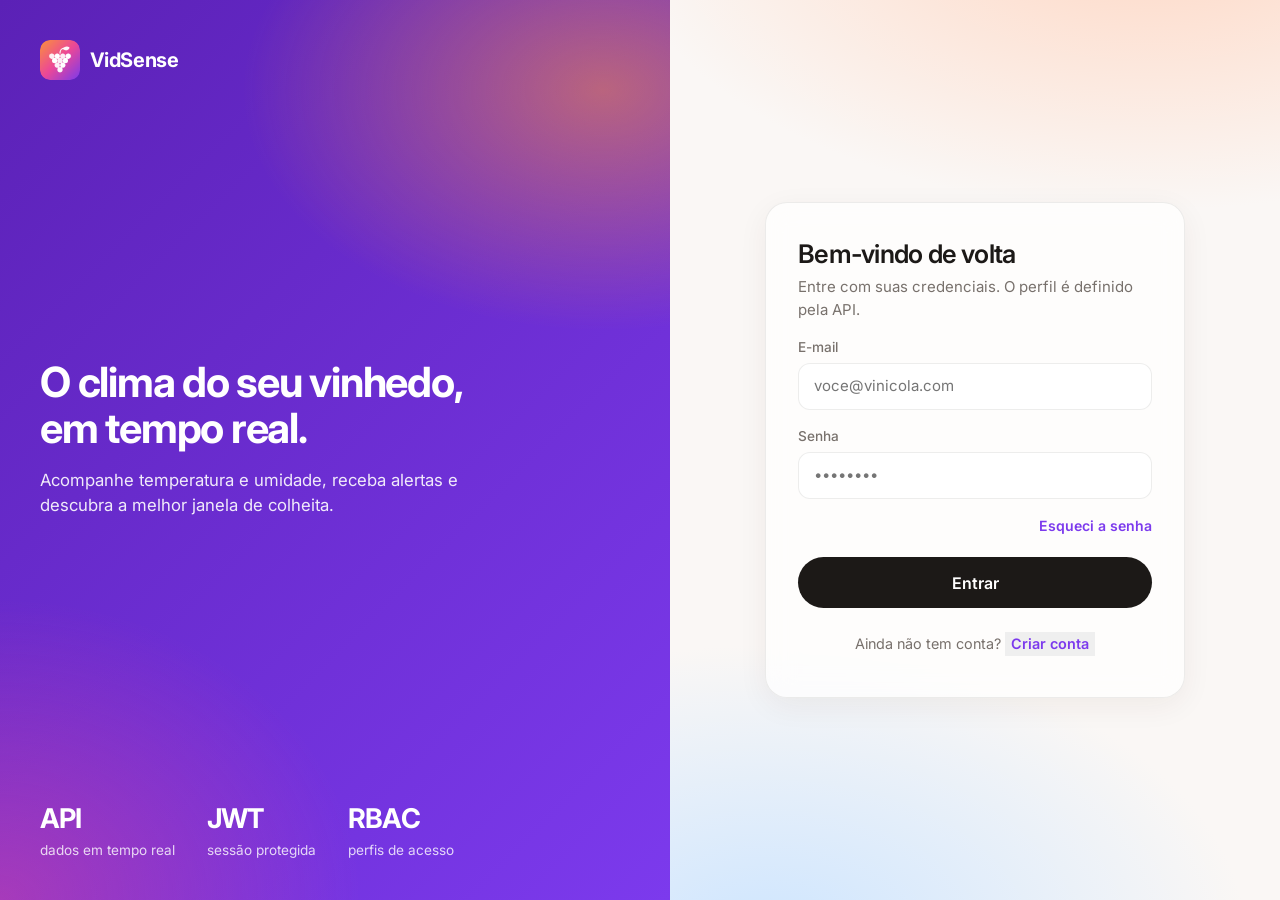
<file: alertas.html>
<!DOCTYPE html>
<html lang="pt-BR">
<head>
  <meta charset="utf-8">
  <meta name="viewport" content="width=device-width, initial-scale=1">
  <title>Alertas · VidSense</title>
  <link rel="icon" href="imagens/logo-icone.png" type="image/png">
  <link rel="preconnect" href="https://fonts.googleapis.com">
  <link rel="stylesheet" href="https://fonts.googleapis.com/css2?family=Inter:wght@400;500;600;700&display=swap">
  <link rel="stylesheet" href="css/style.css">
</head>
<body>
  <div class="app">
    <aside class="side card" id="menu"></aside>

    <main>
      <header class="topo">
        <div>
          <h1>Alertas</h1>
          <p class="sub" id="resumo"></p>
        </div>
        <button class="pill" id="todas">Marcar todas como lidas</button>
      </header>

      <div class="seg" id="filtros">
        <button class="on" data-f="todos">Todos</button>
        <button data-f="warn">Atenção</button>
        <button data-f="info">Informativos</button>
        <button data-f="ok">Resolvidos</button>
      </div>

      <section class="card"><div class="lista" id="lista"></div></section>

      <h2 class="secao">Histórico</h2>
      <section class="card">
        <p class="rot" id="hist-nota"></p>
        <div class="scroll">
          <table>
            <thead><tr><th>Visto em</th><th>Tipo</th><th>Alerta</th><th>Situação</th></tr></thead>
            <tbody id="hist-linhas"></tbody>
          </table>
        </div>
      </section>
    </main>
  </div>

  <script src="js/api.js"></script>
  <script src="js/ui.js"></script>
  <script src="js/layout.js"></script>
  <script src="js/alertas.js"></script>
</body>
</html>
</file>
<file: css/style.css>
:root {
  --ink: #1c1917;
  --mut: #78716c;
  --line: rgba(28, 25, 23, 0.08);
  --glass: rgba(255, 255, 255, 0.72);
  --grape: #7c3aed;
  --leaf: #16a34a;
  --warn: #ea580c;
  --info: #2563eb;
}
* { box-sizing: border-box; }
body {
  margin: 0;
  color: var(--ink);
  font: 15px/1.5 "Inter", system-ui, -apple-system, "Segoe UI", sans-serif;
  background:
    radial-gradient(900px 500px at 90% -10%, #ffd6c2 0, transparent 60%),
    radial-gradient(800px 500px at 5% 0%, #e4d6ff 0, transparent 55%),
    radial-gradient(800px 500px at 60% 105%, #cde5ff 0, transparent 60%),
    #faf7f5;
  background-attachment: fixed;
}
h1, h2, p { margin: 0; }
h1 { font-size: 2rem; font-weight: 700; letter-spacing: -0.03em; }
h2 { font-size: 1.05rem; font-weight: 600; letter-spacing: -0.01em; }
a { color: inherit; text-decoration: none; }
button { font: inherit; cursor: pointer; border: 0; }
:focus-visible { outline: 3px solid var(--grape); outline-offset: 2px; }

/* ===== Estrutura ===== */
.app { display: grid; grid-template-columns: 250px 1fr; gap: 1.25rem; max-width: 1280px; margin: 0 auto; padding: 1.25rem; }
main { display: grid; gap: 1.25rem; align-content: start; min-width: 0; }
.card {
  background: var(--glass);
  backdrop-filter: blur(14px);
  -webkit-backdrop-filter: blur(14px);
  border: 1px solid var(--line);
  border-radius: 22px;
  padding: 1.4rem;
  box-shadow: 0 8px 30px rgba(60, 40, 20, 0.06);
}
.grid2 { display: grid; grid-template-columns: 1fr 1fr; gap: 1.25rem; }
.grow { flex: 1; }

/* ===== Menu lateral ===== */
.side { position: sticky; top: 1.25rem; height: calc(100vh - 2.5rem); display: flex; flex-direction: column; gap: 1.5rem; }
.logo { display: flex; align-items: center; gap: 0.6rem; font-size: 1.25rem; font-weight: 700; letter-spacing: -0.02em; }
.logo img { display: block; flex: none; border-radius: 10px; }
nav { display: grid; gap: 0.25rem; }
nav a { padding: 0.65rem 0.9rem; border-radius: 12px; color: var(--mut); font-weight: 500; transition: background 0.2s; }
nav a:hover { background: rgba(0, 0, 0, 0.04); }
nav a.on { background: var(--ink); color: #fff; }
.perfil { margin-top: auto; display: flex; gap: 0.7rem; align-items: center; padding-top: 1rem; border-top: 1px solid var(--line); }
.perfil small { display: block; color: var(--mut); }
.perfil .grow { min-width: 0; }
.avatar { width: 38px; height: 38px; min-width: 38px; flex: none; aspect-ratio: 1 / 1; border-radius: 50%; display: grid; place-items: center; color: #fff; font-weight: 600; text-transform: uppercase; background: linear-gradient(135deg, #fb923c, #8b5cf6); }
.sair { font-size: 0.82rem; font-weight: 600; color: var(--mut); padding: 0.3rem 0.7rem; border-radius: 999px; border: 1px solid var(--line); white-space: nowrap; flex: none; }
.sair:hover { background: rgba(0, 0, 0, 0.05); color: var(--ink); }

/* ===== Topo da página ===== */
.topo { display: flex; justify-content: space-between; align-items: flex-end; gap: 1rem; flex-wrap: wrap; }
.data { color: var(--mut); font-size: 0.85rem; text-transform: capitalize; margin-bottom: 0.2rem; }
.sub { color: var(--mut); margin-top: 0.2rem; }
.pill { background: var(--ink); color: #fff; padding: 0.7rem 1.3rem; border-radius: 999px; font-weight: 600; transition: transform 0.15s; }
.pill:hover { transform: translateY(-1px); }

/* ===== Última leitura (F2) ===== */
.ultima-leitura { margin: -0.5rem 0 0.25rem; font-size: 0.88rem; }
.aviso-stale { display: inline-flex; align-items: center; gap: 0.6rem; padding: 0.5rem 0.9rem; background: #ffedd5; color: #9a3412; border-radius: 999px; font-weight: 500; border: 1px solid rgba(234, 88, 12, 0.2); }

/* ===== Indicadores ===== */
.kpis { display: grid; grid-template-columns: repeat(auto-fit, minmax(180px, 1fr)); gap: 1.25rem; }
.rot { color: var(--mut); font-size: 0.85rem; font-weight: 500; }
.val { font-size: 2.4rem; font-weight: 700; letter-spacing: -0.04em; margin: 0.3rem 0; }
.val.sm { font-size: 1.55rem; padding: 0.65rem 0; }
.tag { display: inline-block; font-size: 0.78rem; font-weight: 600; padding: 0.2rem 0.6rem; border-radius: 999px; }
.tag.ok { background: #dcfce7; color: #166534; }
.tag.warn { background: #ffedd5; color: #9a3412; }
.tag.inf { background: #dbeafe; color: #1e40af; }
.barra { height: 8px; background: rgba(0, 0, 0, 0.07); border-radius: 99px; overflow: hidden; margin-top: 0.9rem; }
.barra i { display: block; height: 100%; width: 0; border-radius: 99px; background: linear-gradient(90deg, #60a5fa, #8b5cf6); transition: width 0.8s; }

/* ===== Gráfico e alertas do dashboard ===== */
.duo { display: grid; grid-template-columns: 2fr 1fr; gap: 1.25rem; }
.card-head { display: flex; justify-content: space-between; align-items: center; margin-bottom: 1rem; gap: 1rem; }
.seg { display: flex; background: rgba(0, 0, 0, 0.05); border-radius: 999px; padding: 3px; width: fit-content; }
.seg button { background: transparent; padding: 0.35rem 0.9rem; border-radius: 999px; font-size: 0.85rem; font-weight: 500; color: var(--mut); }
.seg button.on { background: #fff; color: var(--ink); box-shadow: 0 1px 4px rgba(0, 0, 0, 0.1); }
.chart { position: relative; height: 290px; }
.alertas { list-style: none; padding: 0; margin: 1rem 0 0; display: grid; gap: 0.9rem; }
.alertas li { display: flex; gap: 0.8rem; align-items: flex-start; }
.alertas small { display: block; color: var(--mut); }
.dot { width: 10px; height: 10px; border-radius: 50%; margin-top: 0.45rem; flex: none; }
.dot.warn { background: var(--warn); }
.dot.ok { background: var(--leaf); }
.dot.info { background: var(--info); }

/* ===== Tabelas ===== */
.scroll { overflow-x: auto; margin-top: 0.8rem; }
table { width: 100%; border-collapse: collapse; }
th { text-align: left; font-size: 0.78rem; color: var(--mut); font-weight: 500; text-transform: uppercase; letter-spacing: 0.04em; }
th, td { padding: 0.75rem 0.5rem; border-bottom: 1px solid var(--line); }
tbody tr:last-child td { border-bottom: 0; }

/* ===== Formulários ===== */
.campo { display: grid; gap: 0.35rem; margin-top: 1rem; }
.campo label { font-size: 0.85rem; font-weight: 500; color: var(--mut); }
input, select {
  font: inherit; width: 100%; padding: 0.7rem 0.9rem; border-radius: 12px;
  border: 1px solid var(--line); background: #fff; color: var(--ink);
}
select.mini { width: auto; padding: 0.45rem 0.9rem; border-radius: 999px; }
.linha { display: flex; justify-content: space-between; align-items: center; gap: 1rem; padding: 0.85rem 0; border-bottom: 1px solid var(--line); }
.linha:last-child { border-bottom: 0; }

/* Interruptor */
input.sw {
  appearance: none; -webkit-appearance: none; width: 44px; height: 26px; padding: 0;
  border-radius: 99px; background: #d6d3d1; position: relative; cursor: pointer;
  border: 0; transition: background 0.2s; flex: none;
}
input.sw::after {
  content: ""; position: absolute; top: 3px; left: 3px; width: 20px; height: 20px;
  border-radius: 50%; background: #fff; transition: left 0.2s; box-shadow: 0 1px 3px rgba(0, 0, 0, 0.25);
}
input.sw:checked { background: var(--grape); }
input.sw:checked::after { left: 21px; }

/* ===== Previsão de colheita ===== */
.hero { background: linear-gradient(135deg, #7c3aed, #fb923c); color: #fff; border: 0; }
.hero-val { font-size: 2.6rem; font-weight: 700; letter-spacing: -0.04em; margin: 0.3rem 0; }
.dias { display: grid; grid-template-columns: repeat(7, 1fr); gap: 0.75rem; margin-top: 1rem; }
.dia { display: grid; gap: 0.25rem; justify-items: center; text-align: center; padding: 1rem 0.4rem; border-radius: 18px; background: rgba(255, 255, 255, 0.6); border: 1px solid var(--line); }
.dia small { color: var(--mut); }
.dia .ic { font-size: 1.8rem; }
.dia.best { background: var(--ink); color: #fff; }
.dia.best small { color: #d6d3d1; }
.nota { margin-top: 1rem; font-size: 0.85rem; }
.prog .barra { margin: 0 0 0.6rem; }
.prog .linha { border: 0; padding: 0.4rem 0 0.2rem; }

/* Selo de previsão simulada (F5) */
.selo-simulado {
  display: flex;
  flex-direction: column;
  gap: 0.35rem;
  background: rgba(255, 255, 255, 0.2);
  padding: 0.75rem 1rem;
  border-radius: 12px;
  backdrop-filter: blur(8px);
}
.selo-simulado .aviso-texto {
  color: #fff;
  opacity: 0.95;
  font-size: 0.85rem;
}

/* ===== Central de alertas ===== */
.lista { display: grid; gap: 0.75rem; }
.alerta { display: flex; align-items: center; gap: 1rem; padding: 1rem; border-radius: 16px; background: rgba(255, 255, 255, 0.65); border: 1px solid var(--line); transition: opacity 0.2s; }
.alerta small { display: block; color: var(--mut); }
.alerta .dot { margin: 0; }
.alerta.lida { opacity: 0.55; }
.mini-btn { background: transparent; border: 1px solid var(--line); border-radius: 999px; padding: 0.35rem 0.9rem; font-size: 0.82rem; font-weight: 500; }
.mini-btn:hover { background: rgba(0, 0, 0, 0.05); }

/* ===== Aviso (toast) ===== */
.toast { position: fixed; bottom: 1.5rem; left: 50%; transform: translate(-50%, 120px); background: var(--ink); color: #fff; padding: 0.8rem 1.4rem; border-radius: 999px; font-weight: 500; transition: transform 0.3s; z-index: 10; }
.toast.show { transform: translate(-50%, 0); }

/* ===== Tela de login ===== */
.login { display: grid; grid-template-columns: 1.1fr 1fr; min-height: 100vh; }

.login-brand {
  display: flex; flex-direction: column; justify-content: space-between; gap: 2rem;
  padding: 2.5rem; color: #fff;
  background:
    radial-gradient(600px 400px at 90% 10%, rgba(251, 146, 60, 0.55), transparent 60%),
    radial-gradient(600px 500px at 0% 100%, rgba(236, 72, 153, 0.45), transparent 60%),
    linear-gradient(135deg, #5b21b6, #7c3aed);
}
.login-brand h1 { font-size: 2.6rem; line-height: 1.1; max-width: 460px; margin-bottom: 1rem; }
.login-brand p { max-width: 420px; opacity: 0.9; font-size: 1.05rem; }
.login-brand > div:nth-child(2) { margin: auto 0; }
.brand-stats { display: flex; gap: 2rem; flex-wrap: wrap; }
.brand-stats div { display: grid; }
.brand-stats strong { font-size: 1.7rem; letter-spacing: -0.03em; }
.brand-stats span { font-size: 0.85rem; opacity: 0.8; }

.login-form { display: grid; place-items: center; padding: 1.5rem; }
.login-card { width: 100%; max-width: 420px; padding: 2rem; }
.login-titulo { font-size: 1.6rem; letter-spacing: -0.03em; }
.lbl { margin: 1.4rem 0 0.5rem; }
.perfis { width: 100%; }
.perfis button { flex: 1; }
.linha-opcoes { display: flex; justify-content: flex-end; align-items: center; margin: 1rem 0 1.3rem; font-size: 0.88rem; }
.link { color: var(--grape); font-weight: 600; }
.link:hover { text-decoration: underline; }
.pill.grande { width: 100%; padding: 0.85rem; font-size: 1rem; }
.rodape-login { margin-top: 1.5rem; text-align: center; color: var(--mut); font-size: 0.9rem; }
.demo { margin-top: 0.6rem; text-align: center; font-size: 0.78rem; color: var(--mut); opacity: 0.8; }
.erro { color: #dc2626; font-size: 0.85rem; margin: 0.5rem 0; font-weight: 500; }
.sucesso { color: #166534; font-size: 0.85rem; margin: 0.5rem 0; font-weight: 500; }

/* ===== Responsivo ===== */
@media (max-width: 1000px) {
  .kpis { grid-template-columns: repeat(2, 1fr); }
  .duo { grid-template-columns: 1fr; }
  .dias { grid-template-columns: repeat(4, 1fr); }
}
@media (max-width: 860px) {
  .login { grid-template-columns: 1fr; }
  .login-brand { padding: 1.75rem; gap: 1.25rem; }
  .login-brand h1 { font-size: 1.8rem; }
  .brand-stats { display: none; }
}
@media (max-width: 760px) {
  .app { grid-template-columns: 1fr; }
  .side { position: static; height: auto; flex-direction: row; flex-wrap: wrap; align-items: center; }
  nav { display: flex; flex-wrap: wrap; }
  .perfil { display: none; }
  .grid2 { grid-template-columns: 1fr; }
  .alerta { flex-wrap: wrap; }
}
@media (max-width: 520px) {
  .kpis { grid-template-columns: 1fr; }
  .dias { grid-template-columns: repeat(2, 1fr); }
  h1 { font-size: 1.6rem; }
  .hero-val { font-size: 2rem; }
}
@media (prefers-reduced-motion: reduce) { * { transition: none !important; } }

/* ===== Mercado e logística ===== */
.secao { display: flex; align-items: center; gap: 0.8rem; font-size: 1.15rem; margin-top: 0.4rem; }
.secao::after { content: ""; flex: 1; height: 1px; background: var(--line); }
.tag.bad { background: #fee2e2; color: #991b1b; }
.kpi .rot + .tag, .kpi .val + .rot { margin-top: 0.1rem; }

/* ===== Atualização dos dados ===== */
.topo-acoes { display: flex; align-items: center; gap: 0.9rem; flex-wrap: wrap; }
.pill-claro { background: #fff; color: var(--ink); border: 1px solid var(--line); box-shadow: 0 1px 4px rgba(0, 0, 0, 0.08); }
.pill:disabled { opacity: 0.6; cursor: default; transform: none; }
.icone-atualizar { display: inline-block; }
.girando .icone-atualizar { animation: girar 0.8s linear infinite; }
@keyframes girar { to { transform: rotate(360deg); } }
@media (prefers-reduced-motion: reduce) { .girando .icone-atualizar { animation: none; } }
/* Ajuste do bloco do perfil no menu */
.perfil { gap: 0.6rem; }
.perfil strong { overflow-wrap: anywhere; }
/* ===== Estados padronizados (ui.js) ===== */
.estado { color: var(--mut); font-size: 0.9rem; margin: 0.5rem 0; }
.estado-erro { color: #dc2626; font-weight: 500; }
.estado-acao { margin-left: 0.5rem; }
/* Ajuste do menu: nome do perfil e botão Sair */
.perfil { flex-wrap: wrap; }
.perfil .grow { flex: 1; min-width: 0; }
.perfil strong { overflow-wrap: normal; word-break: normal; }
.perfil .sair { margin-left: auto; }
</file>
